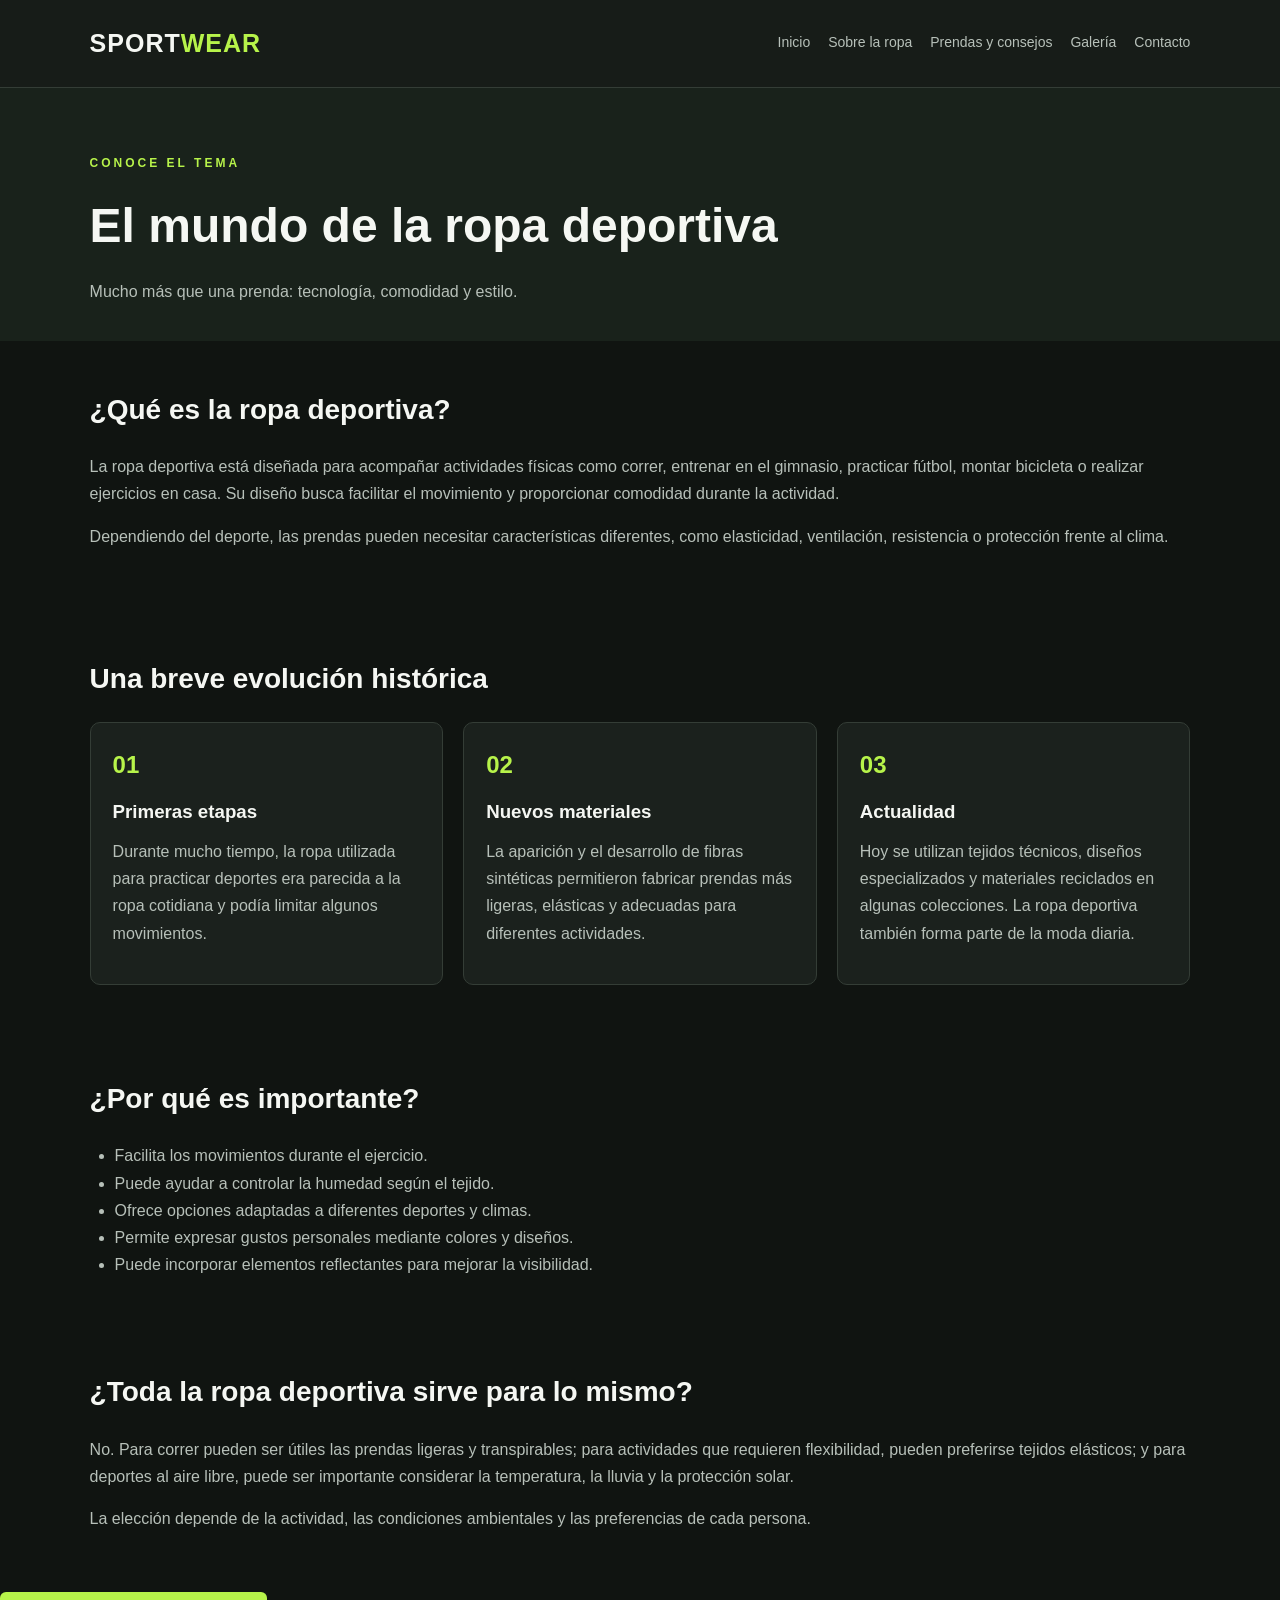
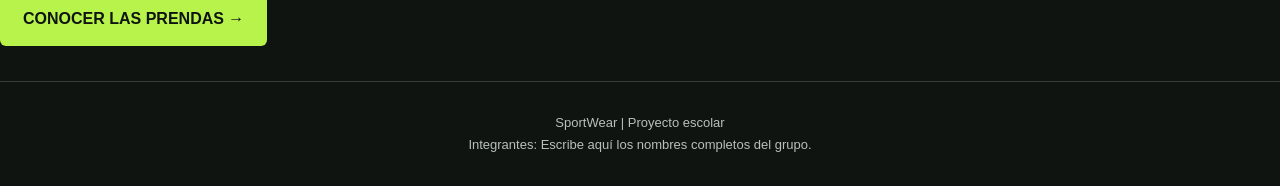
<file: Pagina1.html>
<!DOCTYPE html>
<html lang="es">
<head>
    <meta charset="UTF-8">
    <meta name="viewport" content="width=device-width, initial-scale=1.0">
    <title>SportWear | Sobre la ropa deportiva</title>
    <link rel="stylesheet" href="estilos.css">
</head>
<body>

<header>
    <a class="logo" href="index.html">SPORT<span>WEAR</span></a>
    <nav>
        <a href="index.html">Inicio</a>
        <a href="pagina1.html">Sobre la ropa</a>
        <a href="pagina2.html">Prendas y consejos</a>
        <a href="multimedia.html">Galería</a>
        <a href="formulario.html">Contacto</a>
    </nav>
</header>

<main class="contenido">
    <section class="encabezado-pagina">
        <p class="etiqueta">CONOCE EL TEMA</p>
        <h1>El mundo de la ropa deportiva</h1>
        <p>
            Mucho más que una prenda: tecnología, comodidad y estilo.
        </p>
    </section>

    <article class="bloque">
        <h2>¿Qué es la ropa deportiva?</h2>
        <p>
            La ropa deportiva está diseñada para acompañar actividades
            físicas como correr, entrenar en el gimnasio, practicar
            fútbol, montar bicicleta o realizar ejercicios en casa.
            Su diseño busca facilitar el movimiento y proporcionar
            comodidad durante la actividad.
        </p>
        <p>
            Dependiendo del deporte, las prendas pueden necesitar
            características diferentes, como elasticidad, ventilación,
            resistencia o protección frente al clima.
        </p>
    </article>

    <article class="bloque">
        <h2>Una breve evolución histórica</h2>

        <div class="linea-tiempo">
            <div>
                <span>01</span>
                <h3>Primeras etapas</h3>
                <p>
                    Durante mucho tiempo, la ropa utilizada para practicar
                    deportes era parecida a la ropa cotidiana y podía
                    limitar algunos movimientos.
                </p>
            </div>

            <div>
                <span>02</span>
                <h3>Nuevos materiales</h3>
                <p>
                    La aparición y el desarrollo de fibras sintéticas
                    permitieron fabricar prendas más ligeras, elásticas
                    y adecuadas para diferentes actividades.
                </p>
            </div>

            <div>
                <span>03</span>
                <h3>Actualidad</h3>
                <p>
                    Hoy se utilizan tejidos técnicos, diseños especializados
                    y materiales reciclados en algunas colecciones.
                    La ropa deportiva también forma parte de la moda diaria.
                </p>
            </div>
        </div>
    </article>

    <article class="bloque">
        <h2>¿Por qué es importante?</h2>
        <ul>
            <li>Facilita los movimientos durante el ejercicio.</li>
            <li>Puede ayudar a controlar la humedad según el tejido.</li>
            <li>Ofrece opciones adaptadas a diferentes deportes y climas.</li>
            <li>Permite expresar gustos personales mediante colores y diseños.</li>
            <li>Puede incorporar elementos reflectantes para mejorar la visibilidad.</li>
        </ul>
    </article>

    <article class="bloque">
        <h2>¿Toda la ropa deportiva sirve para lo mismo?</h2>
        <p>
            No. Para correr pueden ser útiles las prendas ligeras y
            transpirables; para actividades que requieren flexibilidad,
            pueden preferirse tejidos elásticos; y para deportes al aire
            libre, puede ser importante considerar la temperatura,
            la lluvia y la protección solar.
        </p>
        <p>
            La elección depende de la actividad, las condiciones
            ambientales y las preferencias de cada persona.
        </p>
    </article>

    <a class="boton" href="pagina2.html">CONOCER LAS PRENDAS →</a>
</main>

<footer>
    <p>SportWear | Proyecto escolar</p>
    <p>Integrantes: Escribe aquí los nombres completos del grupo.</p>
</footer>

</body>
</html>
</file>
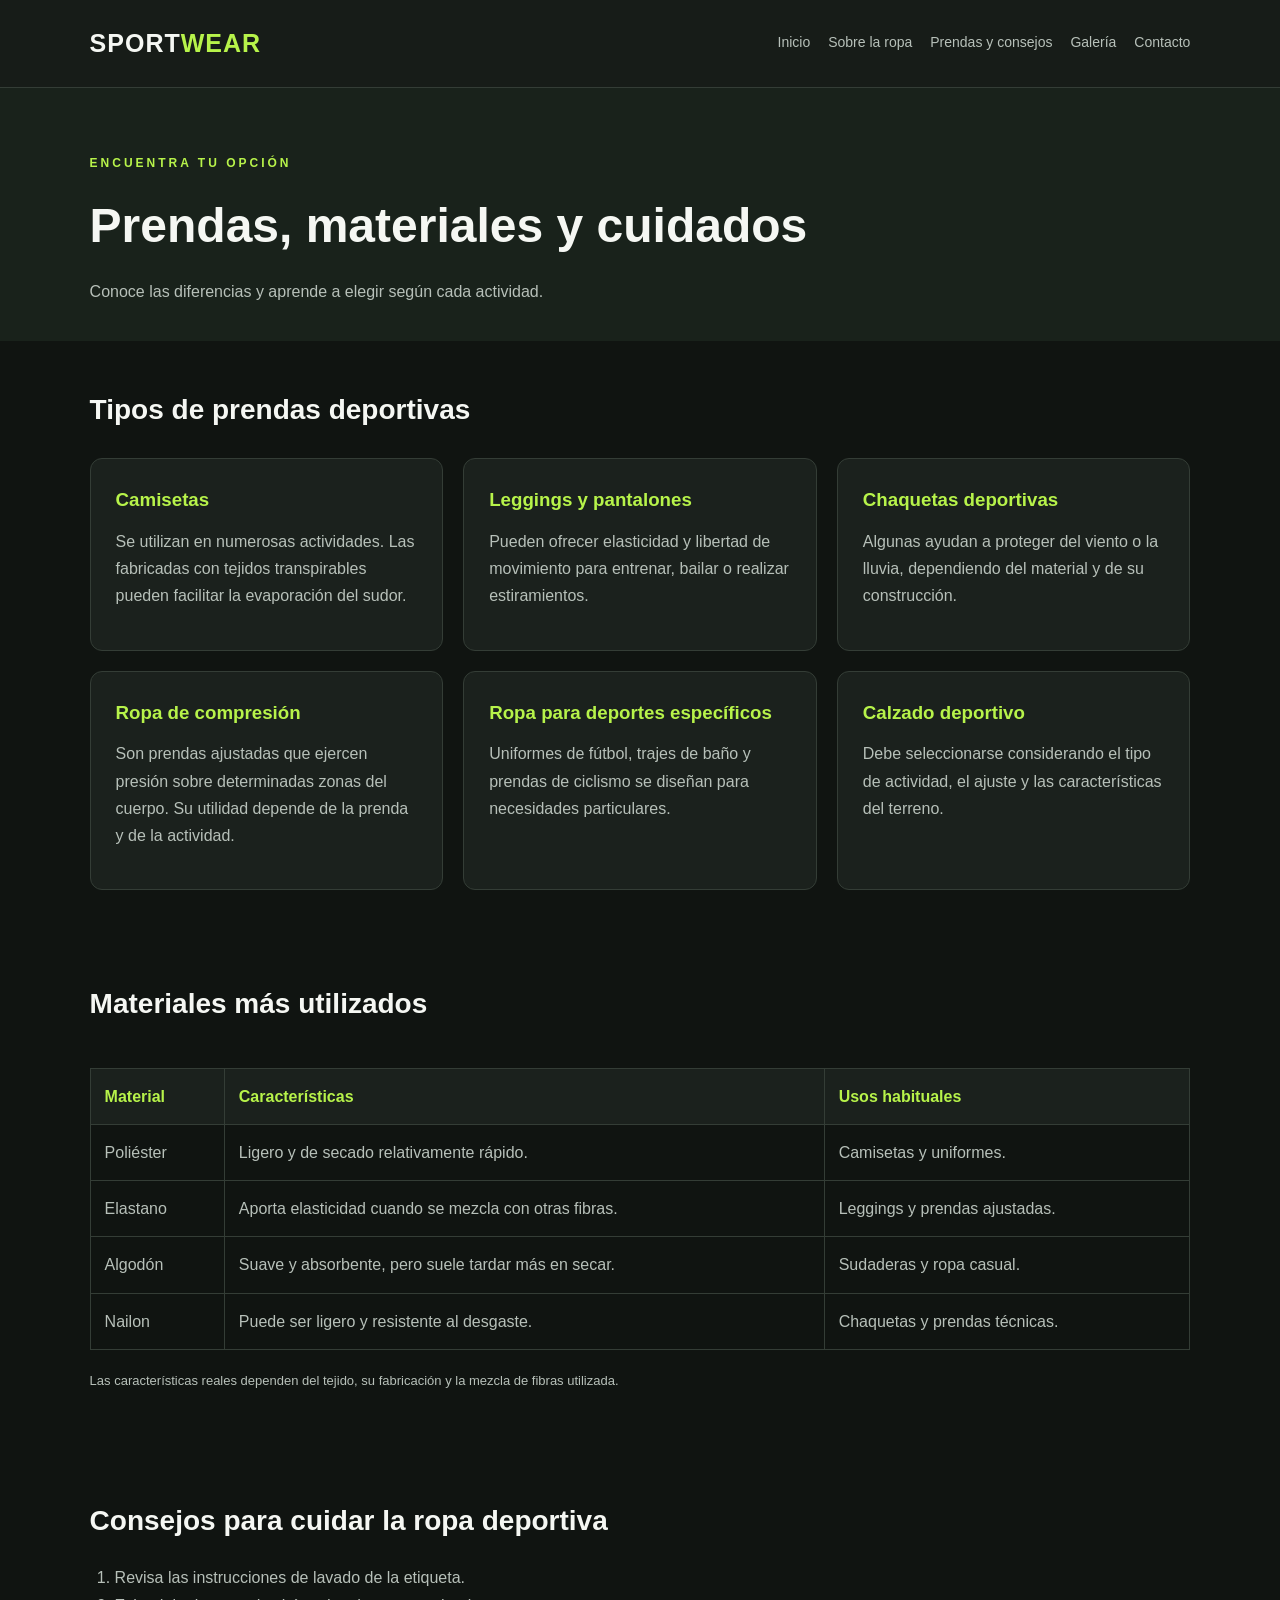
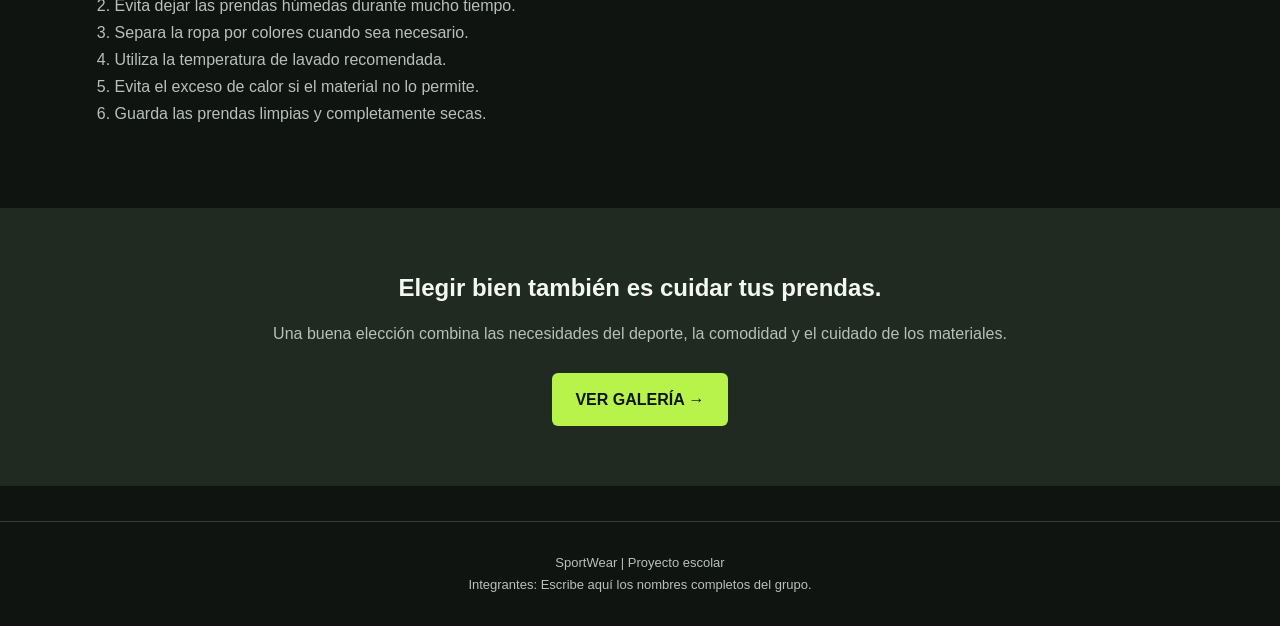
<file: Pagina2.html>
<!DOCTYPE html>
<html lang="es">
<head>
    <meta charset="UTF-8">
    <meta name="viewport" content="width=device-width, initial-scale=1.0">
    <title>SportWear | Prendas y consejos</title>
    <link rel="stylesheet" href="estilos.css">
</head>
<body>

<header>
    <a class="logo" href="index.html">SPORT<span>WEAR</span></a>
    <nav>
        <a href="index.html">Inicio</a>
        <a href="pagina1.html">Sobre la ropa</a>
        <a href="pagina2.html">Prendas y consejos</a>
        <a href="multimedia.html">Galería</a>
        <a href="formulario.html">Contacto</a>
    </nav>
</header>

<main class="contenido">
    <section class="encabezado-pagina">
        <p class="etiqueta">ENCUENTRA TU OPCIÓN</p>
        <h1>Prendas, materiales y cuidados</h1>
        <p>
            Conoce las diferencias y aprende a elegir según cada actividad.
        </p>
    </section>

    <section class="bloque">
        <h2>Tipos de prendas deportivas</h2>

        <div class="tarjetas">
            <article class="tarjeta">
                <h3>Camisetas</h3>
                <p>
                    Se utilizan en numerosas actividades. Las fabricadas
                    con tejidos transpirables pueden facilitar la
                    evaporación del sudor.
                </p>
            </article>

            <article class="tarjeta">
                <h3>Leggings y pantalones</h3>
                <p>
                    Pueden ofrecer elasticidad y libertad de movimiento
                    para entrenar, bailar o realizar estiramientos.
                </p>
            </article>

            <article class="tarjeta">
                <h3>Chaquetas deportivas</h3>
                <p>
                    Algunas ayudan a proteger del viento o la lluvia,
                    dependiendo del material y de su construcción.
                </p>
            </article>

            <article class="tarjeta">
                <h3>Ropa de compresión</h3>
                <p>
                    Son prendas ajustadas que ejercen presión sobre
                    determinadas zonas del cuerpo. Su utilidad depende
                    de la prenda y de la actividad.
                </p>
            </article>

            <article class="tarjeta">
                <h3>Ropa para deportes específicos</h3>
                <p>
                    Uniformes de fútbol, trajes de baño y prendas de
                    ciclismo se diseñan para necesidades particulares.
                </p>
            </article>

            <article class="tarjeta">
                <h3>Calzado deportivo</h3>
                <p>
                    Debe seleccionarse considerando el tipo de actividad,
                    el ajuste y las características del terreno.
                </p>
            </article>
        </div>
    </section>

    <section class="bloque">
        <h2>Materiales más utilizados</h2>

        <div class="tabla-contenedor">
            <table>
                <thead>
                    <tr>
                        <th>Material</th>
                        <th>Características</th>
                        <th>Usos habituales</th>
                    </tr>
                </thead>
                <tbody>
                    <tr>
                        <td>Poliéster</td>
                        <td>Ligero y de secado relativamente rápido.</td>
                        <td>Camisetas y uniformes.</td>
                    </tr>
                    <tr>
                        <td>Elastano</td>
                        <td>Aporta elasticidad cuando se mezcla con otras fibras.</td>
                        <td>Leggings y prendas ajustadas.</td>
                    </tr>
                    <tr>
                        <td>Algodón</td>
                        <td>Suave y absorbente, pero suele tardar más en secar.</td>
                        <td>Sudaderas y ropa casual.</td>
                    </tr>
                    <tr>
                        <td>Nailon</td>
                        <td>Puede ser ligero y resistente al desgaste.</td>
                        <td>Chaquetas y prendas técnicas.</td>
                    </tr>
                </tbody>
            </table>
        </div>

        <p class="nota">
            Las características reales dependen del tejido, su fabricación
            y la mezcla de fibras utilizada.
        </p>
    </section>

    <section class="bloque">
        <h2>Consejos para cuidar la ropa deportiva</h2>
        <ol>
            <li>Revisa las instrucciones de lavado de la etiqueta.</li>
            <li>Evita dejar las prendas húmedas durante mucho tiempo.</li>
            <li>Separa la ropa por colores cuando sea necesario.</li>
            <li>Utiliza la temperatura de lavado recomendada.</li>
            <li>Evita el exceso de calor si el material no lo permite.</li>
            <li>Guarda las prendas limpias y completamente secas.</li>
        </ol>
    </section>

    <section class="franja">
        <h2>Elegir bien también es cuidar tus prendas.</h2>
        <p>
            Una buena elección combina las necesidades del deporte,
            la comodidad y el cuidado de los materiales.
        </p>
        <a class="boton" href="multimedia.html">VER GALERÍA →</a>
    </section>
</main>

<footer>
    <p>SportWear | Proyecto escolar</p>
    <p>Integrantes: Escribe aquí los nombres completos del grupo.</p>
</footer>

</body>
</html>
</file>
<file: estilos.css>
/* CONFIGURACIÓN GENERAL */
* {
    box-sizing: border-box;
    margin: 0;
    padding: 0;
}

:root {
    --fondo: #101411;
    --tarjeta: #1b211d;
    --verde: #b7f34a;
    --blanco: #f5f7f3;
    --gris: #b7c0b9;
    --borde: #343d36;
}

html {
    scroll-behavior: smooth;
}

body {
    font-family: Arial, Helvetica, sans-serif;
    background: var(--fondo);
    color: var(--blanco);
    line-height: 1.7;
}

/* MENÚ DE NAVEGACIÓN */
header {
    display: flex;
    align-items: center;
    justify-content: space-between;
    flex-wrap: wrap;
    gap: 20px;
    padding: 22px 7%;
    background: #171c18;
    border-bottom: 1px solid var(--borde);
}

.logo {
    font-size: 25px;
    font-weight: 900;
    color: var(--blanco);
    text-decoration: none;
    letter-spacing: 1px;
}

.logo span,
.portada h1 span {
    color: var(--verde);
}

nav {
    display: flex;
    gap: 18px;
    flex-wrap: wrap;
}

nav a {
    color: var(--gris);
    text-decoration: none;
    font-size: 14px;
    transition: color 0.3s;
}

nav a:hover {
    color: var(--verde);
}

/* PORTADA PRINCIPAL */
.portada {
    min-height: 520px;
    display: grid;
    grid-template-columns: 1fr 1fr;
    align-items: center;
    gap: 40px;
    padding: 65px 7%;
}

.portada-texto h1 {
    font-size: clamp(38px, 5vw, 65px);
    line-height: 1.1;
    margin: 18px 0;
}

.portada-texto p {
    color: var(--gris);
    margin-bottom: 25px;
}

.portada img {
    width: 100%;
    height: 430px;
    object-fit: cover;
    border-radius: 18px;
}

.etiqueta {
    color: var(--verde);
    font-size: 12px;
    font-weight: bold;
    letter-spacing: 3px;
}

/* BOTONES */
.boton {
    display: inline-block;
    background: var(--verde);
    color: #101411;
    text-decoration: none;
    font-weight: bold;
    padding: 13px 23px;
    border: none;
    border-radius: 6px;
    cursor: pointer;
    transition: transform 0.2s, background 0.2s;
}

.boton:hover {
    background: #d0ff83;
    transform: translateY(-2px);
}

/* SECCIONES Y TARJETAS */
.seccion,
.bloque {
    padding: 45px 7%;
}

.seccion h2,
.bloque h2 {
    font-size: 28px;
    margin-bottom: 20px;
}

.tarjetas {
    display: grid;
    grid-template-columns: repeat(3, minmax(0, 1fr));
    gap: 20px;
    margin-top: 25px;
}

.tarjeta {
    background: var(--tarjeta);
    border: 1px solid var(--borde);
    padding: 25px;
    border-radius: 12px;
}

.tarjeta h3 {
    color: var(--verde);
    margin-bottom: 12px;
}

.tarjeta p {
    color: var(--gris);
    margin-bottom: 12px;
}

.tarjeta a {
    color: var(--verde);
    text-decoration: none;
}

.tarjeta a:hover {
    text-decoration: underline;
}

/* FRANJAS Y ENCABEZADOS */
.franja {
    text-align: center;
    padding: 60px 7%;
    background: #202a20;
    margin-top: 35px;
}

.franja h2 {
    margin-bottom: 12px;
}

.franja p {
    color: var(--gris);
    margin-bottom: 25px;
}

.contenido {
    min-height: 70vh;
}

.encabezado-pagina {
    padding: 65px 7% 35px;
    background: #19221b;
}

.encabezado-pagina h1 {
    font-size: clamp(32px, 4vw, 48px);
    margin: 12px 0;
}

.encabezado-pagina p:last-child {
    color: var(--gris);
}

/* LISTAS Y LÍNEA DE TIEMPO */
.bloque p,
.bloque li {
    color: var(--gris);
}

.bloque p {
    margin-bottom: 15px;
}

.bloque ul,
.bloque ol {
    padding-left: 25px;
}

.linea-tiempo {
    display: grid;
    grid-template-columns: repeat(3, minmax(0, 1fr));
    gap: 20px;
}

.linea-tiempo div {
    background: var(--tarjeta);
    border: 1px solid var(--borde);
    padding: 22px;
    border-radius: 10px;
}

.linea-tiempo span {
    color: var(--verde);
    font-size: 24px;
    font-weight: bold;
}

.linea-tiempo h3 {
    margin: 10px 0;
}

/* TABLA */
.tabla-contenedor {
    overflow-x: auto;
}

table {
    width: 100%;
    border-collapse: collapse;
    margin: 20px 0;
    min-width: 500px;
}

th,
td {
    border: 1px solid var(--borde);
    padding: 14px;
    text-align: left;
}

th {
    color: var(--verde);
    background: var(--tarjeta);
}

td {
    color: var(--gris);
}

.nota {
    font-size: 13px;
    color: var(--gris);
}

/* GALERÍA DE IMÁGENES */
.galeria {
    display: grid;
    grid-template-columns: repeat(3, minmax(0, 1fr));
    gap: 20px;
    margin-top: 25px;
}

.galeria figure {
    overflow: hidden;
    background: var(--tarjeta);
    border-radius: 10px;
    border: 1px solid var(--borde);
}

.galeria img {
    display: block;
    width: 100%;
    height: 240px;
    object-fit: cover;
    transition: transform 0.4s;
}

.galeria figure:hover img {
    transform: scale(1.05);
}

.galeria figcaption {
    padding: 14px;
    color: var(--gris);
}

/* VIDEO RESPONSIVO */
.video {
    position: relative;
    width: 100%;
    padding-bottom: 56.25%;
    margin-top: 25px;
    overflow: hidden;
    border-radius: 12px;
}

.video iframe {
    position: absolute;
    width: 100%;
    height: 100%;
    inset: 0;
    border: none;
}

/* FORMULARIO */
.formulario-contenedor {
    max-width: 650px;
    margin: 45px auto;
    padding: 35px;
    background: var(--tarjeta);
    border: 1px solid var(--borde);
    border-radius: 14px;
}

.formulario-contenedor h2 {
    margin-bottom: 25px;
}

form label {
    display: block;
    margin: 18px 0 8px;
    font-weight: bold;
}

form input,
form select,
form textarea {
    width: 100%;
    padding: 13px;
    border-radius: 6px;
    border: 1px solid var(--borde);
    background: #111712;
    color: var(--blanco);
    font: inherit;
}

form input:focus,
form select:focus,
form textarea:focus {
    outline: 2px solid var(--verde);
}

.boton-formulario {
    width: 100%;
    margin-top: 25px;
    font-size: 15px;
}

/* RESPUESTA DEL PHP */
.respuesta {
    min-height: 75vh;
    display: grid;
    place-items: center;
    padding: 30px 7%;
}

.respuesta-tarjeta {
    max-width: 650px;
    width: 100%;
    padding: 40px;
    background: var(--tarjeta);
    border: 1px solid var(--borde);
    border-radius: 14px;
}

.respuesta-tarjeta h1 {
    margin: 15px 0;
}

.respuesta-tarjeta p {
    margin-bottom: 18px;
    color: var(--gris);
}

.respuesta-tarjeta strong {
    color: var(--verde);
}

/* PIE DE PÁGINA */
footer {
    text-align: center;
    padding: 30px 7%;
    margin-top: 35px;
    border-top: 1px solid var(--borde);
    color: var(--gris);
    font-size: 13px;
}

/* ADAPTACIÓN A CELULARES */
@media (max-width: 800px) {
    header {
        justify-content: center;
    }

    nav {
        justify-content: center;
        gap: 12px;
    }

    .portada {
        grid-template-columns: 1fr;
    }

    .portada img {
        height: 300px;
    }

    .tarjetas,
    .galeria {
        grid-template-columns: repeat(2, minmax(0, 1fr));
    }

    .linea-tiempo {
        grid-template-columns: 1fr;
    }
}

@media (max-width: 520px) {
    .tarjetas,
    .galeria {
        grid-template-columns: 1fr;
    }

    .formulario-contenedor {
        margin: 25px 5%;
        padding: 22px;
    }

    .galeria img {
        height: 260px;
    }
}
</file>
